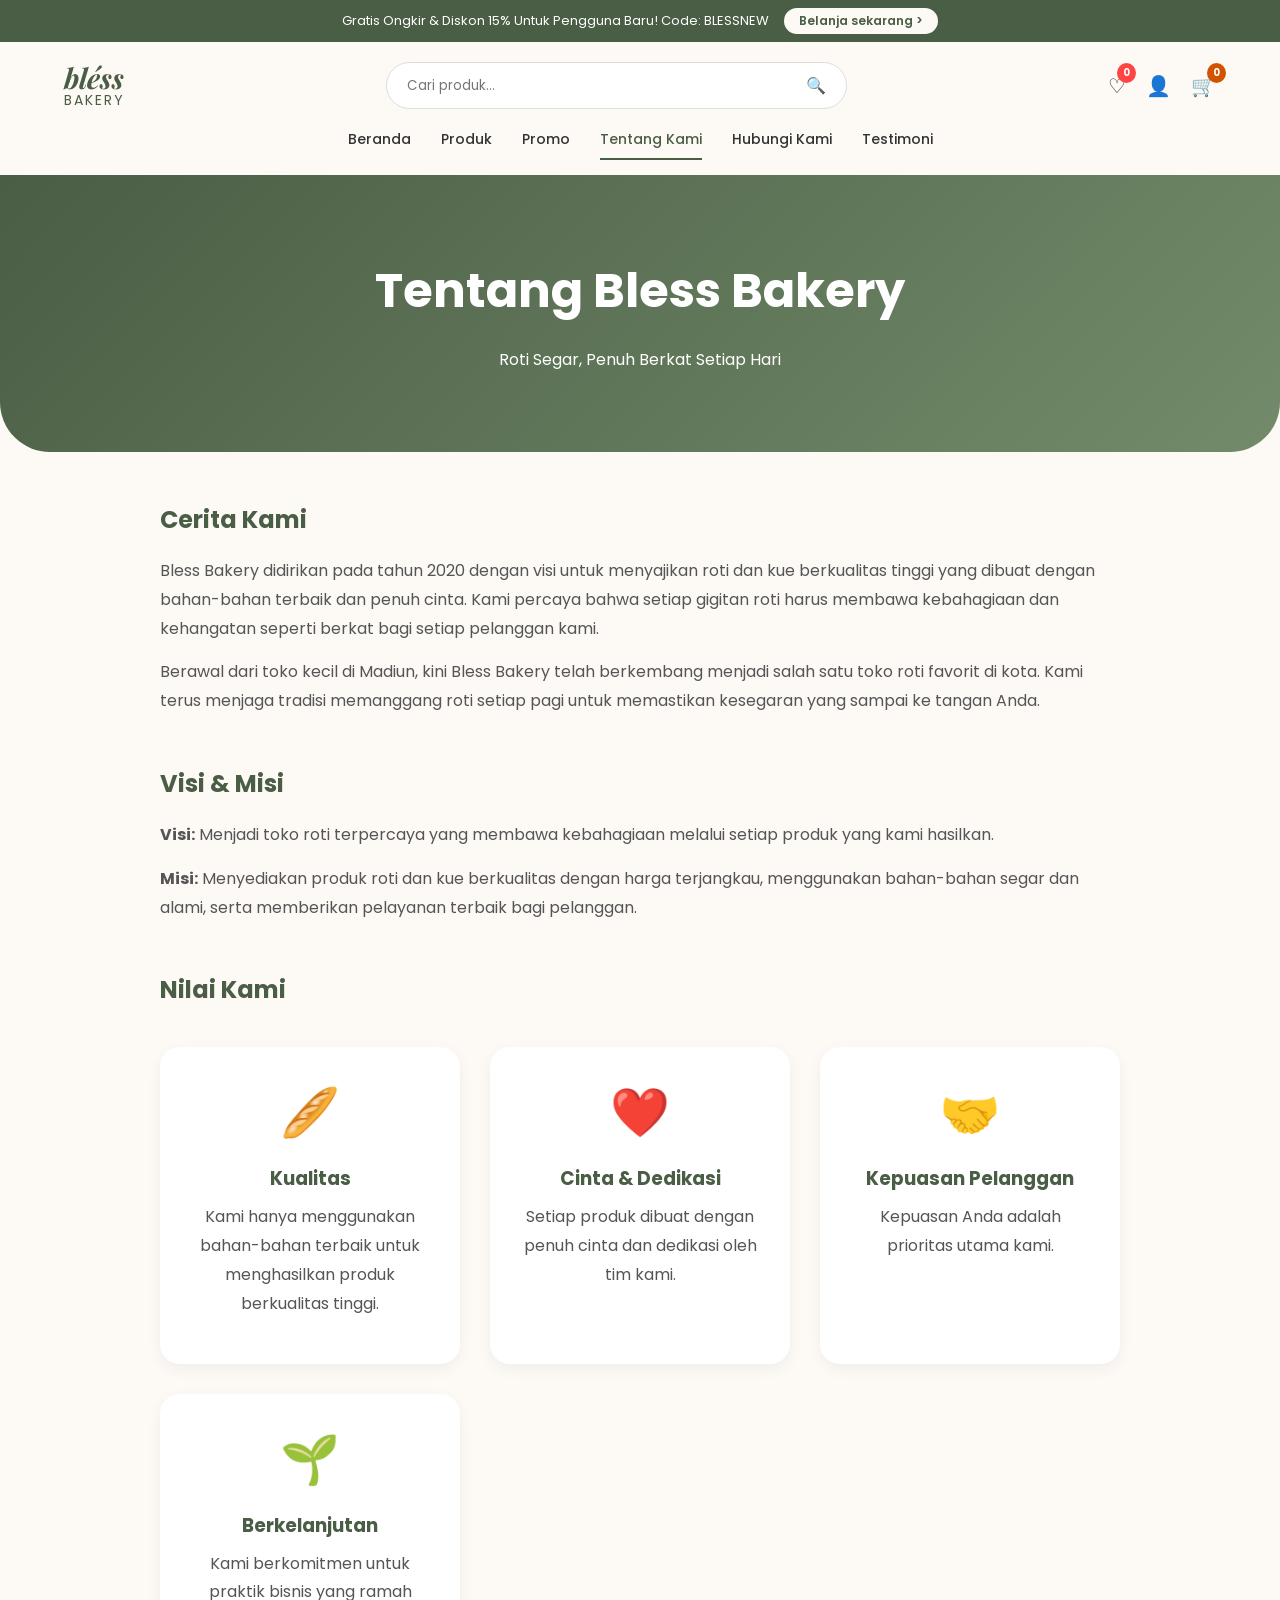
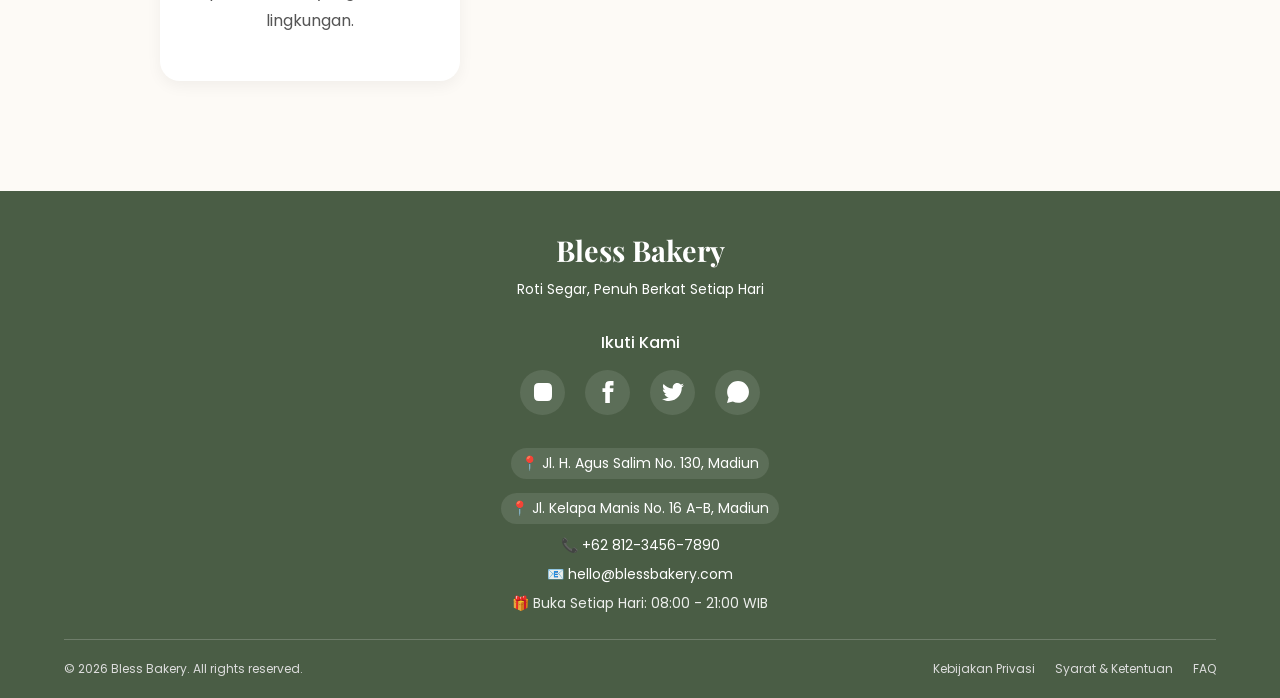
<file: tentang.html>
<!DOCTYPE html>
<html lang="id">
<head>
    <meta charset="UTF-8">
    <meta name="viewport" content="width=device-width, initial-scale=1.0">
    <title>Bless Bakery - Tentang Kami</title>
    <link rel="stylesheet" href="bless.css">
    <link href="https://fonts.googleapis.com/css2?family=Poppins:wght@300;400;500;600;700&family=Playfair+Display:ital,wght@1,700&display=swap" rel="stylesheet">
    <link rel="stylesheet" href="https://cdnjs.cloudflare.com/ajax/libs/font-awesome/6.4.0/css/all.min.css">
    <style>
        .about-hero {
            background: linear-gradient(135deg, var(--primary-green), var(--light-green));
            border-radius: 0 0 50px 50px;
            padding: 80px 20px;
            text-align: center;
            color: white;
            margin-bottom: 50px;
        }
        .about-hero h1 {
            font-size: 3rem;
            margin-bottom: 20px;
        }
        .about-content {
            max-width: 1000px;
            margin: 0 auto;
            padding: 0 20px 60px;
        }
        .about-section {
            margin-bottom: 50px;
        }
        .about-section h2 {
            text-align: left;
            color: var(--primary-green);
            margin-bottom: 20px;
        }
        .about-section p {
            line-height: 1.8;
            color: #555;
            margin-bottom: 15px;
        }
        .values-grid {
            display: grid;
            grid-template-columns: repeat(auto-fit, minmax(250px, 1fr));
            gap: 30px;
            margin-top: 40px;
        }
        .value-card {
            text-align: center;
            padding: 30px;
            background: white;
            border-radius: 20px;
            box-shadow: 0 5px 15px rgba(0,0,0,0.05);
        }
        .value-icon {
            font-size: 48px;
            margin-bottom: 15px;
        }
        .value-card h3 {
            margin-bottom: 10px;
            color: var(--primary-green);
        }
        .team-grid {
            display: grid;
            grid-template-columns: repeat(auto-fit, minmax(200px, 1fr));
            gap: 30px;
            margin-top: 30px;
        }
        .team-member {
            text-align: center;
        }
        .team-member img {
            width: 150px;
            height: 150px;
            border-radius: 50%;
            object-fit: cover;
            margin-bottom: 15px;
            border: 3px solid var(--primary-green);
        }
    </style>
</head>
<body>

<header>
    <div class="top-bar">
        <span>Gratis Ongkir & Diskon 15% Untuk Pengguna Baru! Code: BLESSNEW</span>
        <a href="promo.html" class="btn-top">Belanja sekarang &gt;</a>
    </div>

    <div class="header-main">
        <div class="logo">
            <a href="index.html" style="text-decoration: none; color: inherit;">
                <span class="logo-bless">bléss</span><br>
                <span class="logo-bakery">bakery</span>
            </a>
        </div>
        
        <div class="search-container">
            <input type="text" id="search-input" placeholder="Cari produk...">
            <span class="search-icon">🔍</span>
        </div>
        
        <div class="nav-icons">
            <a href="javascript:void(0)" id="wishlist-icon" class="wishlist-icon">
                ♡ <span id="wishlist-count" class="wishlist-count">0</span>
            </a>
            <a href="javascript:void(0)" id="user-icon">👤</a>
            <a href="javascript:void(0)" id="cart-icon" style="position: relative;">
                🛒 <span id="cart-count" class="cart-badge">0</span>
            </a>
        </div>
    </div>

    <nav class="sub-nav">
        <a href="index.html">Beranda</a>
        <a href="produk.html">Produk</a>
        <a href="promo.html">Promo</a>
        <a href="tentang.html" class="active">Tentang Kami</a>
        <a href="kontak.html">Hubungi Kami</a>
        <a href="testimoni.html">Testimoni</a>
    </nav>
</header>

<main>
    <div class="about-hero">
        <h1>Tentang Bless Bakery</h1>
        <p>Roti Segar, Penuh Berkat Setiap Hari</p>
    </div>
    
    <div class="about-content">
        <div class="about-section">
            <h2>Cerita Kami</h2>
            <p>Bless Bakery didirikan pada tahun 2020 dengan visi untuk menyajikan roti dan kue berkualitas tinggi yang dibuat dengan bahan-bahan terbaik dan penuh cinta. Kami percaya bahwa setiap gigitan roti harus membawa kebahagiaan dan kehangatan seperti berkat bagi setiap pelanggan kami.</p>
            <p>Berawal dari toko kecil di Madiun, kini Bless Bakery telah berkembang menjadi salah satu toko roti favorit di kota. Kami terus menjaga tradisi memanggang roti setiap pagi untuk memastikan kesegaran yang sampai ke tangan Anda.</p>
        </div>
        
        <div class="about-section">
            <h2>Visi & Misi</h2>
            <p><strong>Visi:</strong> Menjadi toko roti terpercaya yang membawa kebahagiaan melalui setiap produk yang kami hasilkan.</p>
            <p><strong>Misi:</strong> Menyediakan produk roti dan kue berkualitas dengan harga terjangkau, menggunakan bahan-bahan segar dan alami, serta memberikan pelayanan terbaik bagi pelanggan.</p>
        </div>
        
        <div class="about-section">
            <h2>Nilai Kami</h2>
            <div class="values-grid">
                <div class="value-card">
                    <div class="value-icon">🥖</div>
                    <h3>Kualitas</h3>
                    <p>Kami hanya menggunakan bahan-bahan terbaik untuk menghasilkan produk berkualitas tinggi.</p>
                </div>
                <div class="value-card">
                    <div class="value-icon">❤️</div>
                    <h3>Cinta & Dedikasi</h3>
                    <p>Setiap produk dibuat dengan penuh cinta dan dedikasi oleh tim kami.</p>
                </div>
                <div class="value-card">
                    <div class="value-icon">🤝</div>
                    <h3>Kepuasan Pelanggan</h3>
                    <p>Kepuasan Anda adalah prioritas utama kami.</p>
                </div>
                <div class="value-card">
                    <div class="value-icon">🌱</div>
                    <h3>Berkelanjutan</h3>
                    <p>Kami berkomitmen untuk praktik bisnis yang ramah lingkungan.</p>
                </div>
            </div>
        </div>
    </div>
</main>

<footer class="footer">
    <div class="footer-content">
        <h3>Bless Bakery</h3>
        <p>Roti Segar, Penuh Berkat Setiap Hari</p>
        
        <div class="social-media">
            <h4>Ikuti Kami</h4>
            <div class="social-icons">
                <a href="https://www.instagram.com/blessbakery.indo/" target="_blank" class="social-icon">
                    <svg width="24" height="24" viewBox="0 0 24 24" fill="currentColor">
                        <path d="M12 2.163c3.204 0 3.584.012 4.85.07 3.252.148 4.771 1.691 4.919 4.919.058 1.265.069 1.645.069 4.849 0 3.205-.012 3.584-.069 4.849-.149 3.225-1.664 4.771-4.919 4.919-1.266.058-1.644.07-4.85.07-3.204 0-3.584-.012-4.849-.07-3.26-.149-4.771-1.699-4.919-4.92-.058-1.265-.07-1.644-.07-4.849 0-3.204.013-3.583.07-4.849.149-3.227 1.664-4.771 4.919-4.919 1.266-.057 1.645-.069 4.849-.069z"/>
                    </svg>
                </a>
                <a href="https://facebook.com/blessbakery" target="_blank" class="social-icon">
                    <svg width="24" height="24" viewBox="0 0 24 24" fill="currentColor">
                        <path d="M9 8h-3v4h3v12h5v-12h3.642l.358-4h-4v-1.667c0-.955.192-1.333 1.115-1.333h2.885v-5h-3.808c-3.596 0-5.192 1.583-5.192 4.615v3.385z"/>
                    </svg>
                </a>
                <a href="https://twitter.com/blessbakery" target="_blank" class="social-icon">
                    <svg width="24" height="24" viewBox="0 0 24 24" fill="currentColor">
                        <path d="M24 4.557c-.883.392-1.832.656-2.828.775 1.017-.609 1.798-1.574 2.165-2.724-.951.564-2.005.974-3.127 1.195-.897-.957-2.178-1.555-3.594-1.555-3.179 0-5.515 2.966-4.797 6.045-4.091-.205-7.719-2.165-10.148-5.144-1.29 2.213-.669 5.108 1.523 6.574-.806-.026-1.566-.247-2.229-.616-.054 2.281 1.581 4.415 3.949 4.89-.693.188-1.452.232-2.224.084.626 1.956 2.444 3.379 4.6 3.419-2.07 1.623-4.678 2.348-7.29 2.04 2.179 1.397 4.768 2.212 7.548 2.212 9.142 0 14.307-7.721 13.995-14.646.962-.695 1.797-1.562 2.457-2.549z"/>
                    </svg>
                </a>
                <a href="https://wa.me/6281234567890" target="_blank" class="social-icon">
                    <svg width="24" height="24" viewBox="0 0 24 24" fill="currentColor">
                        <path d="M.057 24l1.687-6.163c-1.041-1.804-1.588-3.849-1.587-5.946.003-6.556 5.338-11.891 11.893-11.891 3.181.001 6.167 1.24 8.413 3.488 2.245 2.248 3.481 5.236 3.48 8.414-.003 6.557-5.338 11.892-11.893 11.892-1.99-.001-3.951-.5-5.688-1.448l-6.305 1.654z"/>
                    </svg>
                </a>
            </div>
        </div>
        
        <div class="footer-contact-info">
            <!-- Alamat 1 - Klik untuk buka Google Maps -->
            <p class="location-item">
                <a href="https://www.google.com/maps/search/?api=1&query=-7.629,111.523" target="_blank" class="location-link">
                    📍 Jl. H. Agus Salim No. 130, Madiun
                </a>
            </p>
            <!-- Alamat 2 - Klik untuk buka Google Maps -->
            <p class="location-item">
                <a href="https://www.google.com/maps/search/?api=1&query=-7.630,111.524" target="_blank" class="location-link">
                    📍 Jl. Kelapa Manis No. 16 A-B, Madiun
                </a>
            </p>
            <p>📞 <a href="tel:+6281234567890" class="contact-link">+62 812-3456-7890</a></p>
            <p>📧 <a href="mailto:hello@blessbakery.com" class="contact-link">hello@blessbakery.com</a></p>
            <p>🎁 Buka Setiap Hari: 08:00 - 21:00 WIB</p>
        </div>
    </div>
    <div class="footer-bottom">
        <p>&copy; 2026 Bless Bakery. All rights reserved.</p>
        <div class="footer-bottom-links">
            <a href="#">Kebijakan Privasi</a>
            <a href="#">Syarat & Ketentuan</a>
            <a href="#">FAQ</a>
        </div>
    </div>
</footer>

<script src="bakery.js"></script>
</body>
</html>
</file>
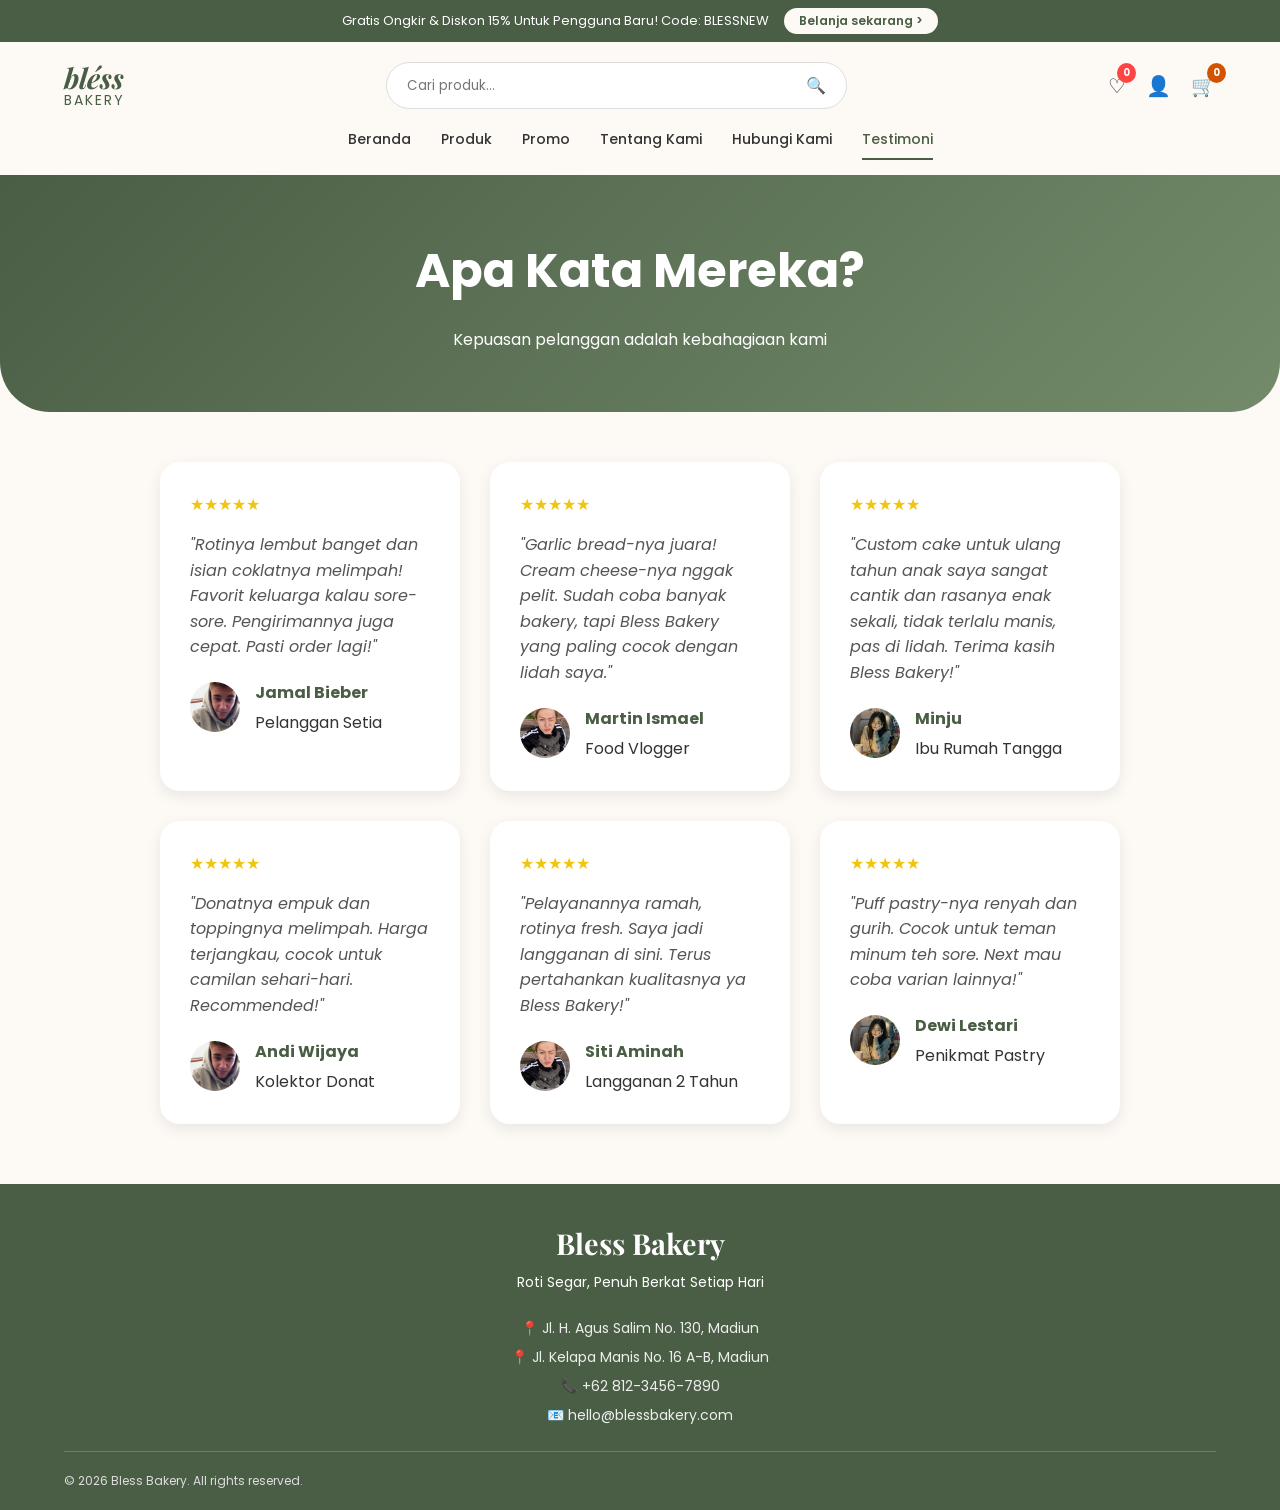
<file: testimoni.html>
<!DOCTYPE html>
<html lang="id">
<head>
    <meta charset="UTF-8">
    <meta name="viewport" content="width=device-width, initial-scale=1.0">
    <title>Bless Bakery - Testimoni</title>
    <link rel="stylesheet" href="bless.css">
    <link href="https://fonts.googleapis.com/css2?family=Poppins:wght@300;400;500;600;700&family=Playfair+Display:ital,wght@1,700&display=swap" rel="stylesheet">
    <link rel="stylesheet" href="https://cdnjs.cloudflare.com/ajax/libs/font-awesome/6.4.0/css/all.min.css">
    <style>
        .testimoni-hero {
            background: linear-gradient(135deg, var(--primary-green), var(--light-green));
            border-radius: 0 0 50px 50px;
            padding: 60px 20px;
            text-align: center;
            color: white;
            margin-bottom: 50px;
        }
        .testimoni-hero h1 {
            font-size: 3rem;
            margin-bottom: 20px;
        }
        .testimonials-container {
            max-width: 1000px;
            margin: 0 auto;
            padding: 0 20px 60px;
        }
        .testimonial-list {
            display: grid;
            grid-template-columns: repeat(auto-fit, minmax(300px, 1fr));
            gap: 30px;
        }
        .testimonial-card-large {
            background: white;
            border-radius: 20px;
            padding: 30px;
            box-shadow: 0 5px 15px rgba(0,0,0,0.08);
            transition: transform 0.3s;
        }
        .testimonial-card-large:hover {
            transform: translateY(-5px);
        }
        .testimonial-card-large .stars {
            color: #f1c40f;
            margin-bottom: 15px;
        }
        .testimonial-card-large p {
            font-style: italic;
            color: #555;
            line-height: 1.6;
            margin-bottom: 20px;
        }
        .testimonial-card-large .author {
            display: flex;
            align-items: center;
            gap: 15px;
        }
        .testimonial-card-large .author img {
            width: 50px;
            height: 50px;
            border-radius: 50%;
            object-fit: cover;
        }
        .testimonial-card-large .author h4 {
            margin-bottom: 5px;
            color: var(--primary-green);
        }
        .rating-static {
            color: #f1c40f;
            font-size: 18px;
            margin-bottom: 10px;
        }
    </style>
</head>
<body>

<header>
    <div class="top-bar">
        <span>Gratis Ongkir & Diskon 15% Untuk Pengguna Baru! Code: BLESSNEW</span>
        <a href="promo.html" class="btn-top">Belanja sekarang &gt;</a>
    </div>

    <div class="header-main">
        <div class="logo">
            <a href="index.html" style="text-decoration: none; color: inherit;">
                <span class="logo-bless">bléss</span><br>
                <span class="logo-bakery">bakery</span>
            </a>
        </div>
        
        <div class="search-container">
            <input type="text" id="search-input" placeholder="Cari produk...">
            <span class="search-icon">🔍</span>
        </div>
        
        <div class="nav-icons">
            <a href="javascript:void(0)" id="wishlist-icon" class="wishlist-icon">
                ♡ <span id="wishlist-count" class="wishlist-count">0</span>
            </a>
            <a href="javascript:void(0)" id="user-icon">👤</a>
            <a href="javascript:void(0)" id="cart-icon" style="position: relative;">
                🛒 <span id="cart-count" class="cart-badge">0</span>
            </a>
        </div>
    </div>

    <nav class="sub-nav">
        <a href="index.html">Beranda</a>
        <a href="produk.html">Produk</a>
        <a href="promo.html">Promo</a>
        <a href="tentang.html">Tentang Kami</a>
        <a href="kontak.html">Hubungi Kami</a>
        <a href="testimoni.html" class="active">Testimoni</a>
    </nav>
</header>

<main>
    <div class="testimoni-hero">
        <h1>Apa Kata Mereka?</h1>
        <p>Kepuasan pelanggan adalah kebahagiaan kami</p>
    </div>
    
    <div class="testimonials-container">
        <div class="testimonial-list">
            <div class="testimonial-card-large">
                <div class="stars">★★★★★</div>
                <p>"Rotinya lembut banget dan isian coklatnya melimpah! Favorit keluarga kalau sore-sore. Pengirimannya juga cepat. Pasti order lagi!"</p>
                <div class="author">
                    <img src="image/user1.jpeg" alt="User 1">
                    <div>
                        <h4>Jamal Bieber</h4>
                        <span>Pelanggan Setia</span>
                    </div>
                </div>
            </div>
            
            <div class="testimonial-card-large">
                <div class="stars">★★★★★</div>
                <p>"Garlic bread-nya juara! Cream cheese-nya nggak pelit. Sudah coba banyak bakery, tapi Bless Bakery yang paling cocok dengan lidah saya."</p>
                <div class="author">
                    <img src="image/user2.jpeg" alt="User 2">
                    <div>
                        <h4>Martin Ismael</h4>
                        <span>Food Vlogger</span>
                    </div>
                </div>
            </div>
            
            <div class="testimonial-card-large">
                <div class="stars">★★★★★</div>
                <p>"Custom cake untuk ulang tahun anak saya sangat cantik dan rasanya enak sekali, tidak terlalu manis, pas di lidah. Terima kasih Bless Bakery!"</p>
                <div class="author">
                    <img src="image/user3.jpeg" alt="User 3">
                    <div>
                        <h4>Minju</h4>
                        <span>Ibu Rumah Tangga</span>
                    </div>
                </div>
            </div>
            
            <div class="testimonial-card-large">
                <div class="stars">★★★★★</div>
                <p>"Donatnya empuk dan toppingnya melimpah. Harga terjangkau, cocok untuk camilan sehari-hari. Recommended!"</p>
                <div class="author">
                    <img src="image/user1.jpeg" alt="User 4">
                    <div>
                        <h4>Andi Wijaya</h4>
                        <span>Kolektor Donat</span>
                    </div>
                </div>
            </div>
            
            <div class="testimonial-card-large">
                <div class="stars">★★★★★</div>
                <p>"Pelayanannya ramah, rotinya fresh. Saya jadi langganan di sini. Terus pertahankan kualitasnya ya Bless Bakery!"</p>
                <div class="author">
                    <img src="image/user2.jpeg" alt="User 5">
                    <div>
                        <h4>Siti Aminah</h4>
                        <span>Langganan 2 Tahun</span>
                    </div>
                </div>
            </div>
            
            <div class="testimonial-card-large">
                <div class="stars">★★★★★</div>
                <p>"Puff pastry-nya renyah dan gurih. Cocok untuk teman minum teh sore. Next mau coba varian lainnya!"</p>
                <div class="author">
                    <img src="image/user3.jpeg" alt="User 6">
                    <div>
                        <h4>Dewi Lestari</h4>
                        <span>Penikmat Pastry</span>
                    </div>
                </div>
            </div>
        </div>
    </div>
</main>

<footer class="footer">
    <div class="footer-content">
        <h3>Bless Bakery</h3>
        <p>Roti Segar, Penuh Berkat Setiap Hari</p>
        <div class="footer-contact-info">
            <p>📍 Jl. H. Agus Salim No. 130, Madiun</p>
            <p>📍 Jl. Kelapa Manis No. 16 A-B, Madiun</p>
            <p>📞 +62 812-3456-7890</p>
            <p>📧 hello@blessbakery.com</p>
        </div>
    </div>
    <div class="footer-bottom">
        <p>&copy; 2026 Bless Bakery. All rights reserved.</p>
    </div>
</footer>

<script src="bakery.js"></script>
</body>
</html>
</file>
<file: bless.css>
:root {
    --primary-green: #4a5d45;
    --light-green: #738b6a;
    --beige: #fdfaf6;
    --text-color: #333;
    --accent-color: #d35400;
}

* {
    margin: 0;
    padding: 0;
    box-sizing: border-box;
    font-family: 'Poppins', sans-serif;
    scroll-behavior: smooth;
}

body {
    background-color: var(--beige);
    color: var(--text-color);
}

/* ================= HEADER & NAV ================= */
header {
    background-color: var(--beige);
    width: 100%;
}

.top-bar {
    background-color: var(--primary-green);
    color: white;
    padding: 8px 5%;
    display: flex;
    justify-content: center;
    align-items: center;
    font-size: 13px;
    gap: 15px;
}

.btn-top {
    background: var(--beige);
    color: var(--primary-green);
    text-decoration: none;
    padding: 4px 15px;
    border-radius: 15px;
    font-weight: 600;
    font-size: 12px;
}

.header-main {
    display: flex;
    justify-content: space-between;
    align-items: center;
    padding: 20px 5%;
    background-color: var(--beige);
}

.logo {
    display: flex;
    flex-direction: column;
    line-height: 1;
    color: var(--primary-green);
}

.logo-bless {
    font-family: 'Playfair Display', serif;
    font-size: 28px;
    font-style: italic;
    font-weight: bold;
}

.logo-bakery {
    font-size: 14px;
    letter-spacing: 2px;
    text-transform: uppercase;
    font-weight: 400;
}

.search-container {
    display: flex;
    align-items: center;
    background: white;
    border: 1px solid #ddd;
    border-radius: 25px;
    padding: 10px 20px;
    width: 40%;
}

.search-container input {
    border: none;
    outline: none;
    width: 100%;
    background: transparent;
    font-family: 'Poppins', sans-serif;
}

.search-icon {
    cursor: pointer;
    color: #888;
}

.nav-icons {
    display: flex;
    gap: 20px;
    font-size: 20px;
}

.nav-icons a {
    text-decoration: none;
    color: #333;
}

.sub-nav {
    display: flex;
    justify-content: center;
    gap: 30px;
    padding-bottom: 20px;
    background-color: var(--beige);
}

.sub-nav a {
    text-decoration: none;
    color: var(--text-color);
    font-size: 14px;
    font-weight: 500;
    position: relative;
}

.sub-nav a.active::after {
    content: '';
    position: absolute;
    bottom: -5px;
    left: 0;
    width: 100%;
    height: 2px;
    background-color: var(--primary-green);
}

/* ================= HERO (HOME) SECTION ================= */
.hero {
    position: relative;
    height: 80vh;
    background-size: cover;
    background-position: center;
    display: flex;
    align-items: center;
    justify-content: space-between;
    padding: 0 5%;
    color: white;
    transition: background-image 0.5s ease-in-out; 
}

.hero-overlay {
    position: absolute;
    top: 0; left: 0; width: 100%; height: 100%;
    background: rgba(0, 0, 0, 0.4);
    z-index: 1;
}

.hero-content {
    position: relative;
    z-index: 2;
    max-width: 600px;
    margin-left: 5%;
}

.welcome-text {
    font-size: 14px;
    letter-spacing: 2px;
    text-transform: uppercase;
    margin-bottom: 5px;
    font-weight: 400;
}

.main-title {
    font-size: 4.5rem;
    line-height: 1.1;
    margin-bottom: 15px;
    font-weight: 600;
}

.italic-serif {
    font-family: 'Playfair Display', serif;
    font-style: italic;
}

.sub-title {
    font-size: 1.8rem;
    margin-bottom: 8px;
    font-weight: 600;
}

.description {
    font-size: 1.1rem;
    margin-bottom: 35px;
    font-weight: 300;
}

.hero-buttons {
    display: flex;
    gap: 15px;
}

.btn-primary-light {
    background: white;
    color: var(--text-color);
    padding: 12px 25px;
    border-radius: 30px;
    text-decoration: none;
    font-weight: 600;
    font-size: 14px;
    transition: background 0.3s ease;
}

.btn-outline-light {
    background: rgba(255, 255, 255, 0.1);
    color: white;
    border: 1px solid rgba(255, 255, 255, 0.6);
    padding: 12px 25px;
    border-radius: 30px;
    text-decoration: none;
    font-weight: 500;
    font-size: 14px;
    backdrop-filter: blur(4px);
    transition: background 0.3s ease;
}

/* Slider Controls */
.slider-btn {
    position: relative;
    z-index: 2;
    background: rgba(255, 255, 255, 0.2);
    color: white;
    border: none;
    border-radius: 50%;
    width: 45px;
    height: 45px;
    font-size: 20px;
    cursor: pointer;
    display: flex;
    align-items: center;
    justify-content: center;
    backdrop-filter: blur(5px);
}

.slider-dots {
    position: absolute;
    bottom: 30px;
    left: 50%;
    transform: translateX(-50%);
    display: flex;
    gap: 8px;
    z-index: 2;
}

.dot {
    width: 8px;
    height: 8px;
    background: rgba(255, 255, 255, 0.5);
    border-radius: 50%;
    cursor: pointer;
}

.dot.active {
    width: 25px;
    background: var(--beige);
    border-radius: 5px;
}

/* ================= PROMO SPECIALS ================= */
.promo-specials {
    padding: 60px 5% 20px;
    background-color: var(--beige);
}

.promo-grid {
    display: grid;
    grid-template-columns: repeat(3, 1fr);
    gap: 20px;
    max-width: 1200px;
    margin: 0 auto;
}

.promo-card {
    background: #fef4e2; 
    border-radius: 20px;
    padding: 30px;
    position: relative;
    overflow: hidden;
    display: flex;
    justify-content: space-between;
    align-items: center;
    min-height: 200px;
    transition: transform 0.3s ease;
}

.promo-card:hover {
    transform: scale(1.02);
}

.promo-content {
    z-index: 2;
    flex: 1;
}

.promo-badge {
    background: #e67e22;
    color: white;
    padding: 4px 12px;
    border-radius: 20px;
    font-size: 12px;
    font-weight: 700;
    display: inline-block;
    margin-bottom: 15px;
}

.promo-card h3 {
    font-size: 1.3rem;
    margin-bottom: 10px;
    color: var(--text-color);
}

.promo-card p {
    font-size: 0.9rem;
    color: #777;
    margin-bottom: 20px;
    max-width: 80%;
}

.btn-promo {
    display: inline-block;
    background: var(--primary-green);
    color: white;
    padding: 8px 18px;
    border-radius: 20px;
    text-decoration: none;
    font-size: 12px;
    font-weight: 500;
    transition: background 0.3s;
}

.promo-img-circle {
    position: absolute;
    right: -20px;
    bottom: -20px;
    width: 150px;
    height: 150px;
    border-radius: 50%;
    overflow: hidden;
    opacity: 0.8;
}

.promo-img-circle img {
    width: 100%;
    height: 100%;
    object-fit: cover;
}

@media (max-width: 992px) {
    .promo-grid { grid-template-columns: 1fr; }
    .promo-card { min-height: auto; }
}

/* ================= PRODUCT SECTION ================= */
.products, .menu-lengkap {
    padding: 80px 5%;
    background-color: var(--beige);
}

.section-header {
    text-align: center;
    margin-bottom: 50px;
}

.section-header h2 {
    font-size: 2.5rem;
    margin-bottom: 10px;
}

.section-header h2 span {
    color: var(--accent-color);
}

.section-header p {
    color: #666;
}

.products-grid {
    display: grid;
    grid-template-columns: repeat(4, 1fr); 
    gap: 25px;
    max-width: 1200px;
    margin: 0 auto;
}

.product-card {
    background: white;
    border-radius: 15px;
    padding: 20px;
    box-shadow: 0 5px 15px rgba(0,0,0,0.03);
    position: relative;
    transition: transform 0.3s ease;
    text-align: left;
}

/* Modifikasi: Tambahkan cursor pointer agar user tahu ini bisa diklik */
.product-card {
    cursor: pointer;
}

.product-card:hover {
    transform: translateY(-10px);
}

.wishlist-btn {
    position: absolute;
    top: 15px;
    right: 15px;
    background: none;
    border: none;
    font-size: 20px;
    color: #ccc;
    cursor: pointer;
    z-index: 10;
}

.product-image {
    width: 100%;
    aspect-ratio: 1/1;
    object-fit: cover;
    border-radius: 10px;
    margin-bottom: 15px;
}

.product-info h3 {
    font-size: 0.95rem;
    font-weight: 600;
    margin-bottom: 5px;
    color: var(--text-color);
}

.rating {
    color: #f1c40f;
    font-size: 12px;
    margin-bottom: 15px;
}

.price-row {
    display: flex;
    justify-content: space-between;
    align-items: center;
}

.price-tag {
    font-weight: 700;
    color: var(--primary-green);
    font-size: 1.1rem;
}

.btn-add {
    background: var(--primary-green);
    color: white;
    border: none;
    padding: 8px 15px;
    border-radius: 20px;
    font-size: 12px;
    font-weight: 500;
    cursor: pointer;
    transition: background 0.3s;
    z-index: 10;
    position: relative;
}

.btn-add:hover {
    background: var(--light-green);
}

@media (max-width: 992px) {
    .products-grid { grid-template-columns: repeat(2, 1fr); }
}

@media (max-width: 480px) {
    .products-grid { grid-template-columns: 1fr; }
}

/* ================= TESTIMONIAL SECTION ================= */
.testimonial {
    padding: 100px 5%;
    background-color: white;
    text-align: center;
}

.testimonial h2 {
    font-size: 2.5rem;
    margin-bottom: 50px;
}

.testimonial h2 span {
    color: var(--accent-color);
}

.testimonial-container {
    max-width: 800px;
    margin: 0 auto;
    position: relative;
    overflow: hidden;
}

.testimonial-wrapper {
    display: flex;
    transition: transform 0.5s ease-in-out;
}

.testimonial-card {
    min-width: 100%;
    padding: 20px;
    opacity: 0;
    transition: opacity 0.5s ease;
    display: none;
}

.testimonial-card.active {
    display: block;
    opacity: 1;
}

.testi-img {
    width: 80px;
    height: 80px;
    margin: 0 auto 20px;
}

.testi-img img {
    width: 100%;
    height: 100%;
    border-radius: 50%;
    object-fit: cover;
    border: 3px solid var(--primary-green);
}

.stars {
    color: #f1c40f;
    margin-bottom: 15px;
}

.testi-content p {
    font-style: italic;
    font-size: 1.1rem;
    color: #555;
    line-height: 1.6;
    margin-bottom: 20px;
}

.testi-content h4 {
    color: var(--primary-green);
    font-weight: 600;
}

.testi-content span {
    font-size: 0.8rem;
    color: #888;
}

.testi-controls {
    margin-top: 30px;
    display: flex;
    justify-content: center;
    gap: 20px;
}

.testi-controls button {
    background: var(--beige);
    border: 1px solid #ddd;
    color: var(--primary-green);
    width: 40px;
    height: 40px;
    border-radius: 50%;
    cursor: pointer;
    transition: all 0.3s;
}

.testi-controls button:hover {
    background: var(--primary-green);
    color: white;
}

/* ================= ABOUT & FOOTER ================= */
.about { padding: 100px 5%; background-color: #fff; text-align: center; }
.about-container { max-width: 800px; margin: 0 auto; line-height: 1.8; font-size: 1.1rem; color: #555; }

.footer { background-color: var(--primary-green); color: white; padding: 40px 5% 20px; text-align: center; }
.footer-content h3 { font-size: 1.8rem; margin-bottom: 10px; font-family: 'Playfair Display', serif;}
.footer-bottom { margin-top: 20px; border-top: 1px solid rgba(255,255,255,0.2); padding-top: 20px; font-size: 0.8rem; color: #ddd; }

/* ================= TAMBAHAN MENU FILTER & SEARCH ================= */
.search-filter {
    display: flex;
    justify-content: center;
    margin-bottom: 20px;
}

.search-filter input {
    padding: 10px 20px;
    width: 300px;
    border: 1px solid #ccc;
    border-radius: 25px;
    outline: none;
    font-family: 'Poppins', sans-serif;
}

.filter-categories {
    display: flex;
    flex-wrap: wrap;
    justify-content: center;
    gap: 10px;
    margin-bottom: 40px;
}

.filter-btn {
    padding: 8px 20px;
    border-radius: 20px;
    border: 1px solid #ccc;
    background: white;
    cursor: pointer;
    transition: 0.3s;
    font-family: 'Poppins', sans-serif;
    color: var(--text-color);
    font-size: 13px;
    font-weight: 500;
}

.filter-btn.active, .filter-btn:hover {
    background-color: var(--primary-green);
    color: white;
    border-color: var(--primary-green);
}

.category-label {
    display: block;
    font-size: 10px;
    color: #999;
    margin-bottom: 5px;
    font-weight: 600;
    letter-spacing: 1px;
}

/* ========================================================
   MODIFIKASI BARU: CART & MODAL DETAIL PRODUK 
   ======================================================== */

/* Badge Keranjang */
.cart-badge {
    position: absolute;
    top: -8px;
    right: -10px;
    background: var(--accent-color);
    color: white;
    font-size: 10px;
    padding: 2px 6px;
    border-radius: 50%;
    font-weight: bold;
}

/* MODAL DETAIL PRODUK */
.modal {
    display: none;
    position: fixed;
    z-index: 2000;
    left: 0; top: 0;
    width: 100%; height: 100%;
    background-color: rgba(0,0,0,0.6);
    backdrop-filter: blur(5px);
}

.modal-content {
    background-color: white;
    margin: 5% auto;
    padding: 30px;
    width: 80%;
    max-width: 800px;
    border-radius: 20px;
    position: relative;
    animation: slideDown 0.4s ease-out;
}

@keyframes slideDown {
    from { transform: translateY(-50px); opacity: 0; }
    to { transform: translateY(0); opacity: 1; }
}

.close-modal, .close-cart {
    position: absolute;
    right: 20px; top: 15px;
    font-size: 28px;
    cursor: pointer;
    color: #888;
}

.modal-body {
    display: flex;
    gap: 30px;
    align-items: center;
}

.modal-img img {
    width: 300px;
    height: 300px;
    object-fit: cover;
    border-radius: 15px;
}

.modal-info h2 { font-size: 2rem; margin-bottom: 10px; color: var(--primary-green); }
.modal-price { font-size: 1.5rem; font-weight: 700; color: var(--accent-color); margin-bottom: 15px; }
.modal-desc { margin-bottom: 25px; line-height: 1.6; color: #666; }

/* SIDEBAR KERANJANG */
.cart-sidebar {
    position: fixed;
    right: -400px; top: 0;
    width: 350px; height: 100%;
    background: white;
    box-shadow: -5px 0 15px rgba(0,0,0,0.1);
    z-index: 3000;
    transition: 0.4s ease;
    display: flex;
    flex-direction: column;
}

.cart-sidebar.active { right: 0; }

.cart-header { padding: 20px; border-bottom: 1px solid #eee; }
.cart-items-container { flex: 1; overflow-y: auto; padding: 20px; }

.cart-item {
    display: flex;
    gap: 15px;
    margin-bottom: 20px;
    align-items: center;
    border-bottom: 1px solid #f9f9f9;
    padding-bottom: 10px;
}

.cart-item img { width: 60px; height: 60px; border-radius: 8px; object-fit: cover; }
.cart-item-info h4 { font-size: 14px; margin-bottom: 5px; }
.cart-item-qty { display: flex; align-items: center; gap: 10px; margin-top: 5px; }
.qty-btn { background: #eee; border: none; width: 25px; height: 25px; border-radius: 5px; cursor: pointer; }

.cart-footer { padding: 20px; background: #fdfaf6; border-top: 1px solid #eee; }
.total-price { display: flex; justify-content: space-between; font-weight: 700; font-size: 18px; margin-bottom: 15px; }
.btn-checkout { width: 100%; background: var(--primary-green); color: white; border: none; padding: 12px; border-radius: 25px; font-weight: 600; cursor: pointer; }

/* Animasi Klik Tombol */
.btn-add:active { transform: scale(0.9); }

@media (max-width: 768px) {
    .modal-body { flex-direction: column; text-align: center; }
    .modal-img img { width: 100%; height: 200px; }
    .cart-sidebar { width: 100%; right: -100%; }
}
/* ================= PRODUCT SECTION (MODIFIED) ================= */
.products, .menu-lengkap {
    padding: 80px 5%;
    background-color: var(--beige);
}

.section-header {
    text-align: center;
    margin-bottom: 50px;
}

.section-header h2 {
    font-size: 2.5rem;
    margin-bottom: 10px;
}

.section-header h2 span {
    color: var(--accent-color);
}

.section-header p {
    color: #666;
}

.products-grid {
    display: grid;
    grid-template-columns: repeat(4, 1fr); 
    gap: 25px;
    max-width: 1200px;
    margin: 0 auto;
}

.product-card {
    background: white;
    border-radius: 15px;
    padding: 20px;
    box-shadow: 0 5px 15px rgba(0,0,0,0.03);
    position: relative;
    transition: transform 0.3s ease;
    text-align: left;
    /* Card tidak lagi memiliki cursor pointer secara global */
    cursor: default; 
}

.product-card:hover {
    transform: translateY(-10px);
}

/* MODIFIKASI: Styling Nama Produk sebagai Link */
.product-name-link {
    display: inline-block; /* Agar area klik hanya sebatas teks */
    font-size: 0.95rem;
    font-weight: 600;
    margin-bottom: 5px;
    color: var(--text-color);
    cursor: pointer; /* Memberitahu user ini bisa diklik */
    transition: all 0.3s ease;
}

/* Efek Hover Khusus Nama Produk */
.product-name-link:hover {
    color: var(--accent-color); /* Berubah warna saat di-hover */
    text-decoration: underline; /* Muncul garis bawah */
}

.wishlist-btn {
    position: absolute;
    top: 15px;
    right: 15px;
    background: none;
    border: none;
    font-size: 20px;
    color: #ccc;
    cursor: pointer;
    z-index: 10;
}

.product-image {
    width: 100%;
    aspect-ratio: 1/1;
    object-fit: cover;
    border-radius: 10px;
    margin-bottom: 15px;
}

.rating {
    color: #f1c40f;
    font-size: 12px;
    margin-bottom: 15px;
}

.price-row {
    display: flex;
    justify-content: space-between;
    align-items: center;
}

.price-tag {
    font-weight: 700;
    color: var(--primary-green);
    font-size: 1.1rem;
}

.btn-add {
    background: var(--primary-green);
    color: white;
    border: none;
    padding: 8px 15px;
    border-radius: 20px;
    font-size: 12px;
    font-weight: 500;
    cursor: pointer;
    transition: background 0.3s;
    z-index: 10;
    position: relative;
}

.btn-add:hover {
    background: var(--light-green);
}

@media (max-width: 992px) {
    .products-grid { grid-template-columns: repeat(2, 1fr); }
}

@media (max-width: 480px) {
    .products-grid { grid-template-columns: 1fr; }
}

/* ================= LOGIN MODAL STYLES ================= */
.login-modal {
    display: none;
    position: fixed;
    z-index: 2000;
    left: 0;
    top: 0;
    width: 100%;
    height: 100%;
    background-color: rgba(0, 0, 0, 0.6);
    backdrop-filter: blur(5px);
}

.login-modal-content {
    background-color: white;
    margin: 0;
    padding: 30px;
    width: 90%;
    max-width: 400px;
    border-radius: 20px;
    position: relative;
    animation: slideDown 0.4s ease-out;
    position: absolute;
    top: 50%;
    left: 50%;
    transform: translate(-50%, -50%);
    max-height: 90vh;
    overflow-y: auto;
}

/* Styling scrollbar untuk modal */
.login-modal-content::-webkit-scrollbar {
    width: 5px;
}

.login-modal-content::-webkit-scrollbar-track {
    background: #f1f1f1;
    border-radius: 10px;
}

.login-modal-content::-webkit-scrollbar-thumb {
    background: var(--primary-green);
    border-radius: 10px;
}

.login-header {
    text-align: center;
    margin-bottom: 30px;
}

.login-header h2 {
    color: var(--primary-green);
    margin-bottom: 10px;
    font-size: 1.8rem;
}

.login-header p {
    color: #666;
    font-size: 14px;
}

.login-form-group {
    margin-bottom: 20px;
}

.login-form-group label {
    display: block;
    margin-bottom: 8px;
    font-weight: 500;
    color: var(--text-color);
}

.login-form-group input {
    width: 100%;
    padding: 12px 15px;
    border: 1px solid #ddd;
    border-radius: 25px;
    outline: none;
    font-size: 14px;
    transition: border-color 0.3s;
}

.login-form-group input:focus {
    border-color: var(--primary-green);
}

.login-btn {
    width: 100%;
    background: var(--primary-green);
    color: white;
    border: none;
    padding: 12px;
    border-radius: 25px;
    font-weight: 600;
    cursor: pointer;
    font-size: 16px;
    transition: background 0.3s;
    margin-top: 10px;
}

.login-btn:hover {
    background: var(--light-green);
}

.login-footer {
    text-align: center;
    margin-top: 20px;
    padding-top: 20px;
    border-top: 1px solid #eee;
}

.login-footer p {
    font-size: 14px;
}

.login-footer a {
    color: var(--accent-color);
    text-decoration: none;
    font-weight: 500;
}

.login-footer a:hover {
    text-decoration: underline;
}

.user-info {
    display: flex;
    align-items: center;
    gap: 10px;
    cursor: pointer;
}

.user-avatar {
    width: 35px;
    height: 35px;
    background: var(--primary-green);
    border-radius: 50%;
    display: flex;
    align-items: center;
    justify-content: center;
    color: white;
    font-weight: bold;
}

.user-name {
    font-size: 14px;
    font-weight: 500;
}

.logout-btn {
    background: none;
    border: none;
    color: #ff4444;
    cursor: pointer;
    font-size: 12px;
    margin-left: 5px;
}

.error-message {
    color: #ff4444;
    font-size: 12px;
    margin-top: 5px;
    display: none;
}

.success-message {
    color: #4CAF50;
    font-size: 12px;
    margin-top: 5px;
    display: none;
}

/* Responsif untuk modal login */
@media (max-width: 768px) {
    .login-modal-content {
        width: 95%;
        padding: 20px;
    }
    
    .login-header h2 {
        font-size: 1.5rem;
    }
}

/* ================= SOSIAL MEDIA STYLES ================= */
.social-media {
    margin: 30px 0 20px;
}

.social-media h4 {
    font-size: 1.2rem;
    margin-bottom: 15px;
    color: white;
    font-weight: 500;
}

.social-icons {
    display: flex;
    justify-content: center;
    gap: 20px;
    margin-bottom: 20px;
}

.social-icon {
    display: inline-flex;
    align-items: center;
    justify-content: center;
    width: 45px;
    height: 45px;
    background: rgba(255, 255, 255, 0.1);
    border-radius: 50%;
    transition: all 0.3s ease;
    text-decoration: none;
    color: white;
    font-size: 22px;
}

.social-icon:hover {
    transform: translateY(-5px);
    background: var(--accent-color);
}

/* Warna khusus untuk setiap sosmed saat hover */
.social-icon.instagram:hover {
    background: linear-gradient(45deg, #f09433, #d62976, #962fbf);
}

.social-icon.facebook:hover {
    background: #1877f2;
}

.social-icon.twitter:hover {
    background: #1da1f2;
}

.social-icon.whatsapp:hover {
    background: #25d366;
}

.social-icon.youtube:hover {
    background: #ff0000;
}

.social-icon.tiktok:hover {
    background: #000000;
}

/* Footer contact info */
.footer-contact-info {
    margin: 20px 0;
    text-align: center;
}

.footer-contact-info p {
    margin: 8px 0;
    font-size: 14px;
    color: rgba(255, 255, 255, 0.9);
}

.footer-contact-info i {
    margin-right: 8px;
    font-style: normal;
}

/* Footer bottom dengan sosmed */
.footer-bottom {
    display: flex;
    justify-content: space-between;
    align-items: center;
    flex-wrap: wrap;
    gap: 15px;
    margin-top: 20px;
    border-top: 1px solid rgba(255,255,255,0.2);
    padding-top: 20px;
    font-size: 0.8rem;
    color: #ddd;
}

.footer-bottom-links {
    display: flex;
    gap: 20px;
}

.footer-bottom-links a {
    color: #ddd;
    text-decoration: none;
    transition: color 0.3s;
}

.footer-bottom-links a:hover {
    color: var(--accent-color);
}

@media (max-width: 768px) {
    .footer-bottom {
        flex-direction: column;
        text-align: center;
    }
    
    .social-icons {
        gap: 15px;
    }
    
    .social-icon {
        width: 40px;
        height: 40px;
        font-size: 18px;
    }
}
/* Jika menggunakan FontAwesome, tambahkan ini */
.social-icon i {
    font-size: 22px;
}

@media (max-width: 768px) {
    .social-icon i {
        font-size: 18px;
    }
}
/* ================= FOOTER SIMPEL ================= */
.footer {
    background-color: var(--primary-green);
    color: white;
    padding: 40px 5% 20px;
    text-align: center;
}

.footer-content h3 {
    font-size: 1.8rem;
    margin-bottom: 10px;
    font-family: 'Playfair Display', serif;
}

.footer-content > p {
    margin-bottom: 25px;
    font-size: 14px;
}

.social-media h4 {
    font-size: 1rem;
    margin-bottom: 15px;
    font-weight: 500;
}

.social-icons {
    display: flex;
    justify-content: center;
    gap: 20px;
    margin-bottom: 25px;
}

.social-icon {
    color: white;
    text-decoration: none;
    font-size: 24px;
    transition: opacity 0.3s;
}

.social-icon:hover {
    opacity: 0.8;
}

.footer-contact-info {
    margin: 20px 0;
}

.footer-contact-info p {
    margin: 8px 0;
    font-size: 14px;
}

/* Link alamat yang bisa diklik */
.location-link {
    color: white;
    text-decoration: none;
    transition: all 0.3s ease;
    display: inline-block;
}

.location-link:hover {
    color: var(--accent-color);
    text-decoration: underline;
}

.footer-bottom {
    margin-top: 25px;
    border-top: 1px solid rgba(255,255,255,0.2);
    padding-top: 20px;
    font-size: 12px;
    color: #ddd;
}
/* ================= WISHLIST STYLES ================= */
.wishlist-btn {
    position: absolute;
    top: 15px;
    right: 15px;
    background: white;
    border: none;
    font-size: 20px;
    cursor: pointer;
    z-index: 10;
    width: 35px;
    height: 35px;
    border-radius: 50%;
    display: flex;
    align-items: center;
    justify-content: center;
    transition: all 0.3s ease;
    box-shadow: 0 2px 5px rgba(0,0,0,0.1);
}

.wishlist-btn:hover {
    transform: scale(1.1);
}

.wishlist-btn.active {
    color: #ff4444;
}

.wishlist-btn.active i,
.wishlist-btn.active {
    color: #ff4444;
}

/* Wishlist Sidebar */
.wishlist-sidebar {
    position: fixed;
    right: -400px;
    top: 0;
    width: 350px;
    height: 100%;
    background: white;
    box-shadow: -5px 0 15px rgba(0,0,0,0.1);
    z-index: 3000;
    transition: 0.4s ease;
    display: flex;
    flex-direction: column;
}

.wishlist-sidebar.active {
    right: 0;
}

.wishlist-header {
    padding: 20px;
    border-bottom: 1px solid #eee;
    display: flex;
    justify-content: space-between;
    align-items: center;
}

.wishlist-header h3 {
    color: var(--primary-green);
}

.close-wishlist {
    font-size: 28px;
    cursor: pointer;
    color: #888;
}

.wishlist-items-container {
    flex: 1;
    overflow-y: auto;
    padding: 20px;
}

.wishlist-item {
    display: flex;
    gap: 15px;
    margin-bottom: 20px;
    padding: 10px;
    border-radius: 10px;
    background: #f9f9f9;
    position: relative;
}

.wishlist-item img {
    width: 70px;
    height: 70px;
    border-radius: 10px;
    object-fit: cover;
}

.wishlist-item-info {
    flex: 1;
}

.wishlist-item-info h4 {
    font-size: 14px;
    margin-bottom: 5px;
    color: var(--text-color);
}

.wishlist-item-info .price {
    color: var(--accent-color);
    font-weight: 600;
    font-size: 13px;
}

.wishlist-item-actions {
    display: flex;
    gap: 10px;
    margin-top: 8px;
}

.wishlist-item-actions button {
    background: var(--primary-green);
    color: white;
    border: none;
    padding: 5px 10px;
    border-radius: 15px;
    font-size: 11px;
    cursor: pointer;
    transition: background 0.3s;
}

.wishlist-item-actions button:hover {
    background: var(--light-green);
}

.remove-wishlist {
    position: absolute;
    top: 5px;
    right: 5px;
    background: none;
    border: none;
    font-size: 16px;
    cursor: pointer;
    color: #ff4444;
}

.wishlist-footer {
    padding: 20px;
    border-top: 1px solid #eee;
    text-align: center;
}

.wishlist-footer .btn-add-all {
    background: var(--accent-color);
    color: white;
    border: none;
    padding: 10px;
    border-radius: 25px;
    width: 100%;
    cursor: pointer;
    font-weight: 600;
}

.wishlist-count {
    position: absolute;
    top: -8px;
    right: -10px;
    background: #ff4444;
    color: white;
    font-size: 10px;
    padding: 2px 6px;
    border-radius: 50%;
    font-weight: bold;
}

/* Ikon wishlist di nav */
.wishlist-icon {
    position: relative;
    cursor: pointer;
}
/* ================= SOCIAL MEDIA SVG ICONS ================= */
.social-media {
    margin: 30px 0 20px;
}

.social-media h4 {
    font-size: 1rem;
    margin-bottom: 15px;
    color: white;
    font-weight: 500;
}

.social-icons {
    display: flex;
    justify-content: center;
    gap: 20px;
    margin-bottom: 30px;
}

.social-icon {
    display: flex;
    align-items: center;
    justify-content: center;
    width: 45px;
    height: 45px;
    background: rgba(255, 255, 255, 0.1);
    border-radius: 50%;
    transition: all 0.3s ease;
}

.social-icon svg {
    width: 22px;
    height: 22px;
    fill: white;
}

.social-icon:hover {
    transform: translateY(-5px);
    background: rgba(255, 255, 255, 0.2);
}

/* Warna hover spesifik */
.social-icon:nth-child(1):hover svg { fill: #E4405F; }
.social-icon:nth-child(2):hover svg { fill: #1877F2; }
.social-icon:nth-child(3):hover svg { fill: #1DA1F2; }
.social-icon:nth-child(4):hover svg { fill: #25D366; }

/* Responsive */
@media (max-width: 768px) {
    .social-icon {
        width: 40px;
        height: 40px;
    }
    .social-icon svg {
        width: 18px;
        height: 18px;
    }
}

.bank-logo-mini {
    font-size: 28px;
    margin-bottom: 5px;
}

.payment-method small {
    display: block;
    font-size: 10px;
    color: #888;
    margin-top: 3px;
}
/* ================= ACTIVE NAVIGATION STYLES ================= */
.sub-nav a {
    text-decoration: none;
    color: var(--text-color);
    font-size: 14px;
    font-weight: 500;
    position: relative;
    padding-bottom: 5px;
    transition: color 0.3s ease;
}

.sub-nav a:hover {
    color: var(--primary-green);
}

.sub-nav a.active {
    color: var(--primary-green);
}

.sub-nav a.active::after {
    content: '';
    position: absolute;
    bottom: -5px;
    left: 0;
    width: 100%;
    height: 2px;
    background-color: var(--primary-green);
}

/* Logo link */
.logo a {
    text-decoration: none;
    color: inherit;
}

.logo a:hover {
    opacity: 0.9;
}

/* ================= SEARCH INPUT GLOBAL ================= */
.search-container input {
    border: none;
    outline: none;
    width: 100%;
    background: transparent;
    font-family: 'Poppins', sans-serif;
}

.search-icon {
    cursor: pointer;
    color: #888;
    transition: color 0.3s;
}

.search-icon:hover {
    color: var(--primary-green);
}

/* ================= LINK LOKASI & KONTAK (CLICKABLE) ================= */

/* Style untuk link alamat di footer */
.location-link {
    color: white;
    text-decoration: none;
    transition: all 0.3s ease;
    display: inline-flex;
    align-items: center;
    gap: 8px;
    padding: 5px 10px;
    border-radius: 20px;
    background: rgba(255, 255, 255, 0.1);
    margin: 3px 0;
}

.location-link:hover {
    background: var(--accent-color);
    color: white;
    transform: translateX(5px);
}

/* Style untuk link telepon dan email */
.contact-link {
    color: white;
    text-decoration: none;
    transition: color 0.3s ease;
}

.contact-link:hover {
    color: var(--accent-color);
    text-decoration: underline;
}

/* Style untuk tombol alamat di halaman kontak */
.location-button {
    display: inline-block;
    background: var(--primary-green);
    color: white;
    padding: 8px 16px;
    border-radius: 25px;
    text-decoration: none;
    font-size: 14px;
    transition: all 0.3s ease;
    margin-top: 5px;
}

.location-button:hover {
    background: var(--accent-color);
    transform: scale(1.02);
    box-shadow: 0 4px 10px rgba(0,0,0,0.1);
}

/* Hint kecil untuk Maps */
.maps-hint {
    display: block;
    font-size: 11px;
    color: #888;
    margin-top: 5px;
}

/* Item lokasi di footer */
.location-item {
    margin: 10px 0;
}

/* Style untuk info-item di halaman kontak */
.info-text .location-button {
    background: var(--primary-green);
    color: white;
    padding: 6px 12px;
    font-size: 13px;
}

.info-text .location-button:hover {
    background: var(--accent-color);
}

/* Animasi hover untuk info-item */
.info-item {
    transition: transform 0.3s ease;
}

.info-item:hover {
    transform: translateX(5px);
}
</file>
